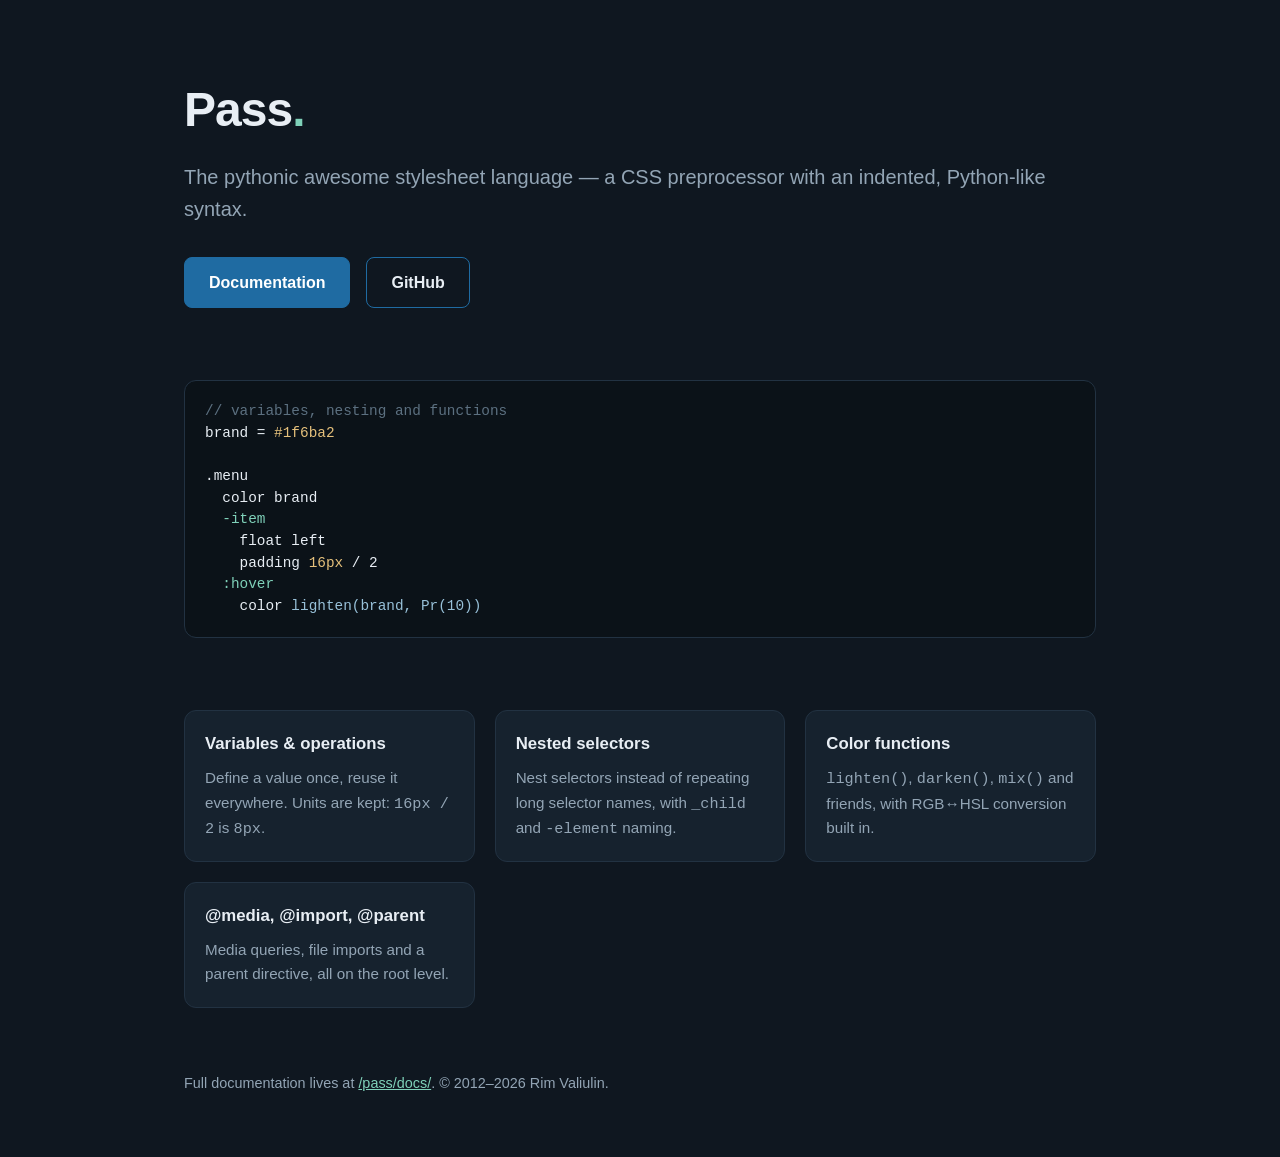
<file: doc/landing/index.html>
<!DOCTYPE html>
<html lang="en">
<head>
<meta charset="utf-8">
<meta name="viewport" content="width=device-width, initial-scale=1">
<title>Pass — the pythonic awesome stylesheet language</title>
<style>
  :root {
    --brand: #1f6ba2;
    --brand-dark: #164e77;
    --bg: #0f1720;
    --panel: #16222e;
    --text: #e8eef4;
    --muted: #93a5b5;
    --code-bg: #0b1218;
    --accent: #7fd1b9;
  }
  * { box-sizing: border-box; margin: 0; padding: 0; }
  body {
    font-family: -apple-system, BlinkMacSystemFont, "Segoe UI", Roboto, Helvetica, Arial, sans-serif;
    background: var(--bg);
    color: var(--text);
    line-height: 1.6;
  }
  .wrap { max-width: 960px; margin: 0 auto; padding: 0 24px; }
  header { padding: 72px 0 48px; }
  h1 { font-size: 3rem; letter-spacing: -0.02em; }
  h1 span { color: var(--accent); }
  .tagline { color: var(--muted); font-size: 1.25rem; margin: 12px 0 32px; }
  .cta { display: flex; gap: 16px; flex-wrap: wrap; }
  .btn {
    display: inline-block; padding: 12px 24px; border-radius: 8px;
    text-decoration: none; font-weight: 600; border: 1px solid var(--brand);
  }
  .btn.primary { background: var(--brand); color: #fff; }
  .btn.primary:hover { background: var(--brand-dark); }
  .btn.ghost { color: var(--text); }
  .btn.ghost:hover { border-color: var(--accent); color: var(--accent); }
  .grid { display: grid; grid-template-columns: repeat(auto-fit, minmax(260px, 1fr)); gap: 20px; padding: 32px 0; }
  .card {
    background: var(--panel); border: 1px solid #223242; border-radius: 12px; padding: 20px;
  }
  .card h3 { margin-bottom: 8px; font-size: 1.05rem; }
  .card p { color: var(--muted); font-size: 0.95rem; }
  pre {
    background: var(--code-bg); border: 1px solid #223242; border-radius: 12px;
    padding: 20px; overflow-x: auto; font-size: 0.9rem; line-height: 1.5;
    margin: 24px 0 40px;
  }
  .c { color: #5c7080; } .k { color: #7fd1b9; } .v { color: #e5c07b; } .s { color: #98c1d9; }
  footer { padding: 32px 0 64px; color: var(--muted); font-size: 0.9rem; }
  footer a { color: var(--accent); }
</style>
</head>
<body>
<header>
  <div class="wrap">
    <h1>Pass<span>.</span></h1>
    <p class="tagline">The pythonic awesome stylesheet language — a CSS preprocessor
    with an indented, Python-like syntax.</p>
    <div class="cta">
      <a class="btn primary" href="/pass/docs/">Documentation</a>
      <a class="btn ghost" href="https://github.com/rimvaliulin/pass">GitHub</a>
    </div>
  </div>
</header>
<main class="wrap">
  <pre><code><span class="c">// variables, nesting and functions</span>
brand = <span class="v">#1f6ba2</span>

.menu
  color brand
  <span class="k">-item</span>
    float left
    padding <span class="v">16px</span> / 2
  <span class="k">:hover</span>
    color <span class="s">lighten(brand, Pr(10))</span></code></pre>
  <div class="grid">
    <div class="card">
      <h3>Variables &amp; operations</h3>
      <p>Define a value once, reuse it everywhere. Units are kept: <code>16px / 2</code> is <code>8px</code>.</p>
    </div>
    <div class="card">
      <h3>Nested selectors</h3>
      <p>Nest selectors instead of repeating long selector names, with <code>_child</code> and <code>-element</code> naming.</p>
    </div>
    <div class="card">
      <h3>Color functions</h3>
      <p><code>lighten()</code>, <code>darken()</code>, <code>mix()</code> and friends, with RGB↔HSL conversion built in.</p>
    </div>
    <div class="card">
      <h3>@media, @import, @parent</h3>
      <p>Media queries, file imports and a parent directive, all on the root level.</p>
    </div>
  </div>
</main>
<footer>
  <div class="wrap">
    Full documentation lives at <a href="/pass/docs/">/pass/docs/</a>.
    © 2012–2026 Rim Valiulin.
  </div>
</footer>
</body>
</html>
</file>
